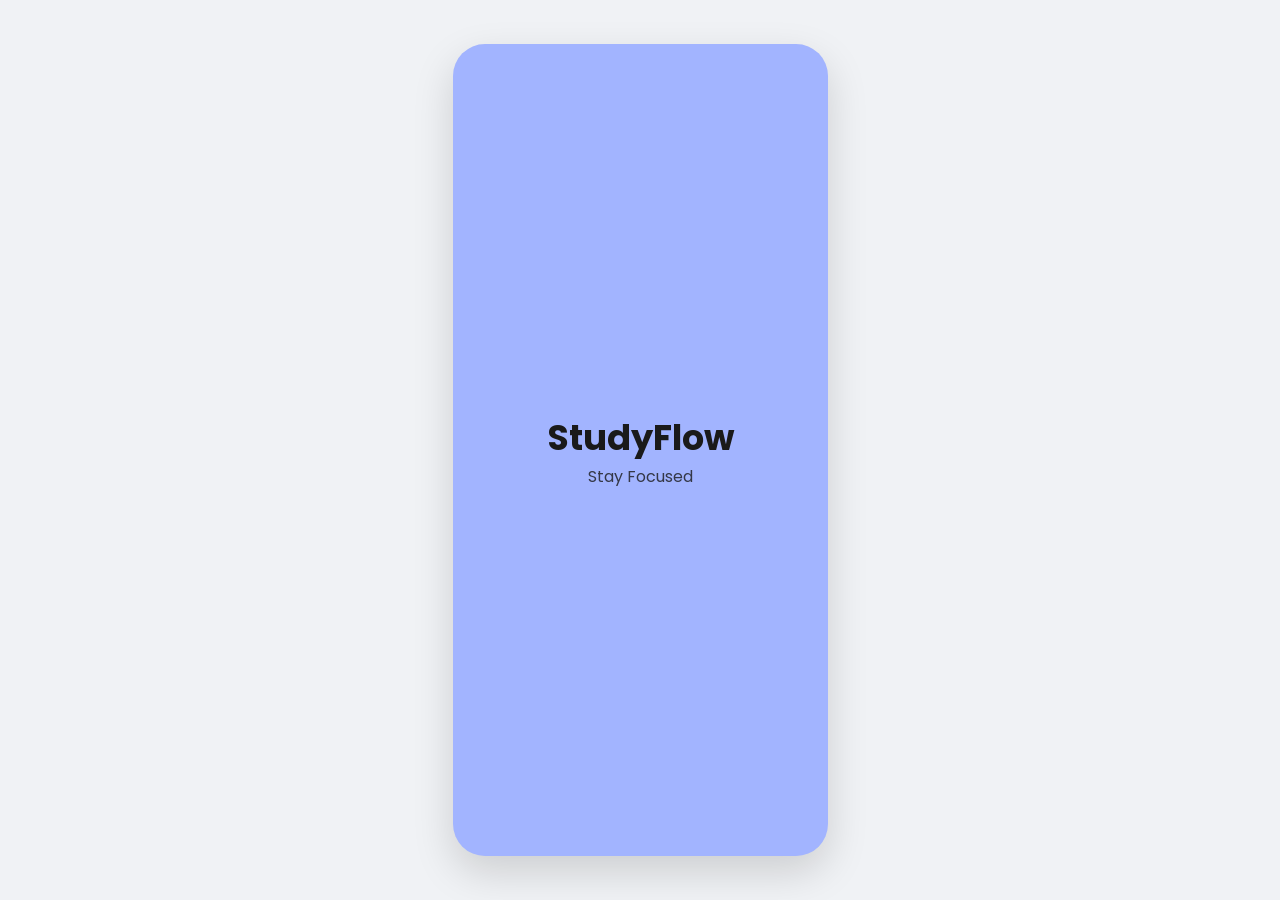
<file: HTML/index.html>
<!DOCTYPE html>
<html lang="en">
<head>
  <meta charset="UTF-8">
  <meta name="viewport" content="width=device-width, initial-scale=1.0">
  <title>StudyFlow - Splash</title>
  <link rel="preconnect" href="https://fonts.googleapis.com">
  <link rel="preconnect" href="https://fonts.gstatic.com" crossorigin>
  <link href="https://fonts.googleapis.com/css2?family=Poppins:wght@400;500;600;700&display=swap" rel="stylesheet">
  
  <link rel="stylesheet" href="../CSS/Style.css">
</head>
<body>

  <div class="app-container" style="justify-content: center;">
    <div>
      <h1 class="logo-text">StudyFlow</h1>
      <p class="tagline">Stay Focused</p>
    </div>
  </div>

  <script src="../JS/app.js"></script>
</body>
</html>
</file>
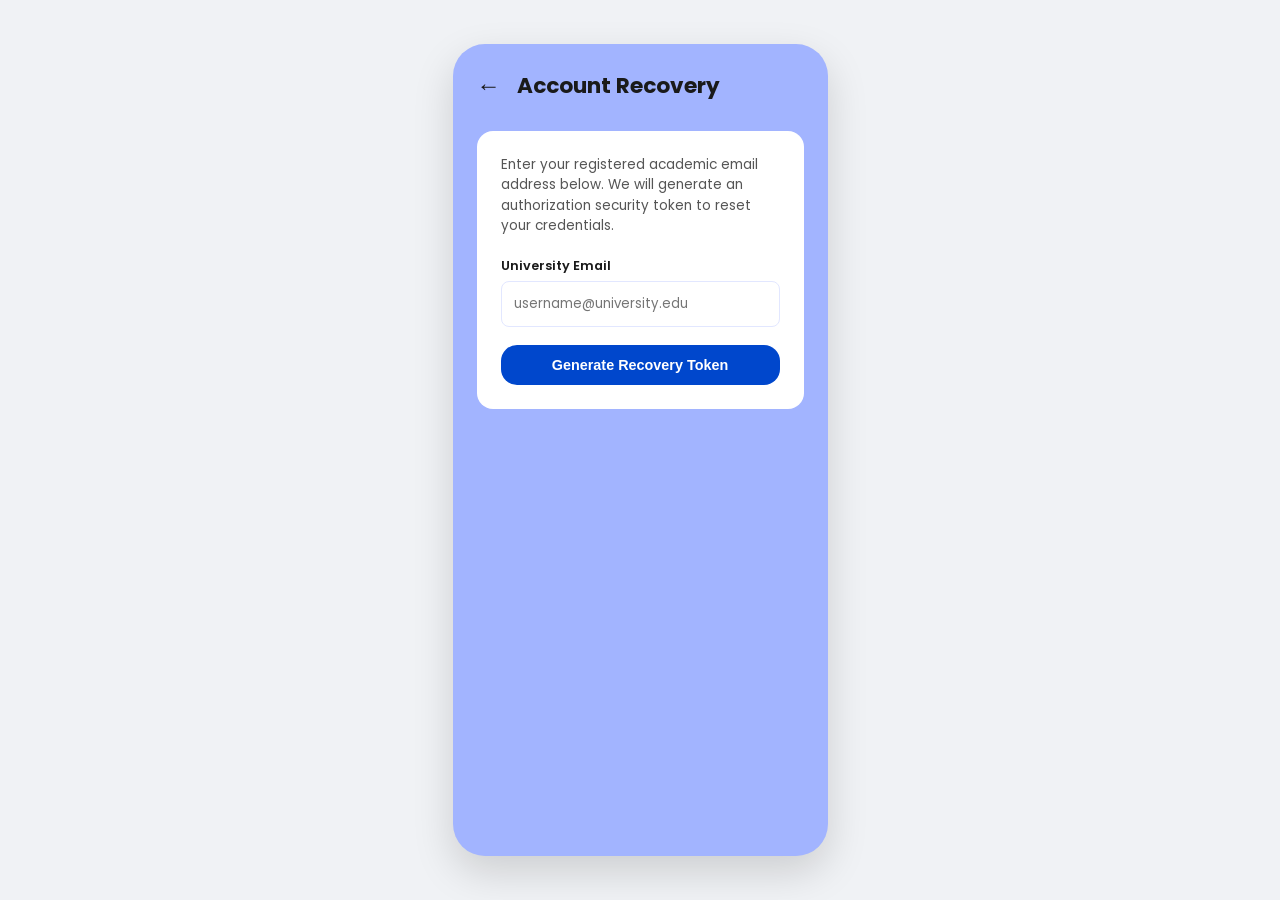
<file: HTML/forgot-password.html>
<!DOCTYPE html>
<html lang="en">
<head>
  <meta charset="UTF-8">
  <meta name="viewport" content="width=device-width, initial-scale=1.0">
  <title>StudyFlow - Recover Account</title>
  <link href="https://fonts.googleapis.com/css2?family=Poppins:wght@400;500;600;700&display=swap" rel="stylesheet">
  <link rel="stylesheet" href="../CSS/Style.css">
</head>
<body>

  <div class="app-container">
    <div class="tasks-header-row" style="display: flex; align-items: center; gap: 16px; margin-bottom: 28px;">
      <a href="login.html" style="text-decoration: none; font-size: 1.5rem; color: var(--text-dark);">←</a>
      <h2>Account Recovery</h2>
    </div>

    <div id="recoveryRequestStep" class="auth-card-wrapper" style="background: var(--card-bg); border-radius: var(--border-radius); padding: 24px; box-sizing: border-box;">
      <p style="margin: 0 0 20px 0; font-size: 0.85rem; color: var(--text-muted); line-height: 1.5;">
        Enter your registered academic email address below. We will generate an authorization security token to reset your credentials.
      </p>
      
      <form id="forgotPasswordRequestForm">
        <div style="margin-bottom: 18px;">
          <label style="display: block; font-size: 0.8rem; font-weight: 600; color: var(--text-dark); margin-bottom: 6px;">University Email</label>
          <input type="email" id="recoveryEmailInput" placeholder="username@university.edu" required style="width: 100%; padding: 12px; border: 1px solid #E2E7FF; border-radius: 8px; font-family: 'Poppins', sans-serif; box-sizing: border-box;">
        </div>

        <button type="submit" class="btn-primary" style="width: 100%; padding: 12px; font-size: 0.9rem; font-weight: 600;">
          Generate Recovery Token
        </button>
      </form>
    </div>

    <div id="recoveryResetStep" class="auth-card-wrapper" style="background: var(--card-bg); border-radius: var(--border-radius); padding: 24px; box-sizing: border-box; display: none;">
      <p style="margin: 0 0 16px 0; font-size: 0.85rem; color: #0047CC; font-weight: 600; background: #EBF3FF; padding: 10px; border-radius: 6px;" id="tokenNotificationBanner">
        </p>

      <form id="forgotPasswordResetForm">
        <div style="margin-bottom: 14px;">
          <label style="display: block; font-size: 0.8rem; font-weight: 600; color: var(--text-dark); margin-bottom: 6px;">Enter Security Token</label>
          <input type="text" id="recoveryTokenInput" placeholder="Paste security token here" required style="width: 100%; padding: 12px; border: 1px solid #E2E7FF; border-radius: 8px; font-family: 'Poppins', sans-serif; box-sizing: border-box;">
        </div>

        <div style="margin-bottom: 14px;">
          <label style="display: block; font-size: 0.8rem; font-weight: 600; color: var(--text-dark); margin-bottom: 6px;">New Secure Password</label>
          <input type="password" id="recoveryNewPasswordInput" placeholder="••••••••" required style="width: 100%; padding: 12px; border: 1px solid #E2E7FF; border-radius: 8px; font-family: 'Poppins', sans-serif; box-sizing: border-box;">
        </div>

        <div style="margin-bottom: 20px;">
          <label style="display: block; font-size: 0.8rem; font-weight: 600; color: var(--text-dark); margin-bottom: 6px;">Confirm New Password</label>
          <input type="password" id="recoveryConfirmPasswordInput" placeholder="••••••••" required style="width: 100%; padding: 12px; border: 1px solid #E2E7FF; border-radius: 8px; font-family: 'Poppins', sans-serif; box-sizing: border-box;">
        </div>

        <button type="submit" class="btn-primary" style="width: 100%; padding: 12px; font-size: 0.9rem; font-weight: 600; background: #34C759;">
          Save New Password
        </button>
      </form>
    </div>

  </div>

  <script src="../JS/app.js"></script>
</body>
</html>
</file>
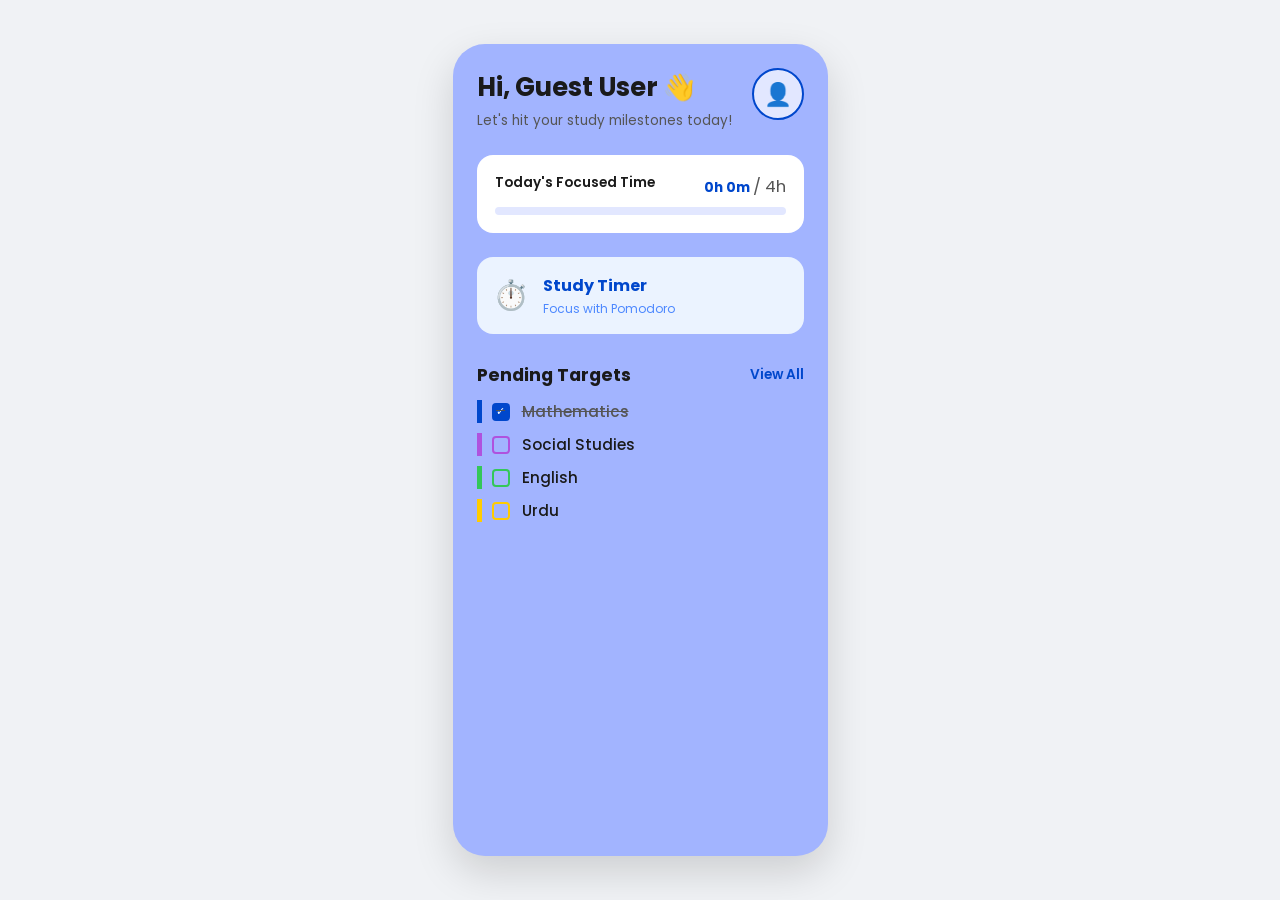
<file: HTML/home.html>
<!DOCTYPE html>
<html lang="en">
<head>
  <meta charset="UTF-8">
  <meta name="viewport" content="width=device-width, initial-scale=1.0">
  <title>StudyFlow - Home Dashboard</title>
  <link href="https://fonts.googleapis.com/css2?family=Poppins:wght@400;500;600;700&display=swap" rel="stylesheet">
  <link rel="stylesheet" href="../CSS/Style.css">
</head>
<body>

  <div class="app-container">
    
    <div class="home-user-header" style="display: flex; justify-content: space-between; align-items: flex-start; margin-bottom: 24px;">
      <div>
        <h1 id="userGreetingHeading" style="margin: 0 0 4px 0; font-size: 1.6rem; color: var(--text-dark);">Hi, Scholar 👋</h1>
        <p style="margin: 0; font-size: 0.85rem; color: var(--text-muted);">Let's hit your study milestones today!</p>
        <button type="button" id="deleteAvatarBtnHome" style="background: transparent; border: none; color: #FF3B30; font-family: 'Poppins', sans-serif; font-size: 0.75rem; font-weight: 600; margin-top: 6px; padding: 0; cursor: pointer; display: none;">
          🗑️ Remove Photo
        </button>
      </div>
      
      <a href="profile.html" style="text-decoration: none;">
        <div class="profile-avatar-circle" id="homeAvatarDisplay" style="width: 52px; height: 52px; border-radius: 50%; background-color: #E2E7FF; background-size: cover; background-position: center; display: flex; align-items: center; justify-content: center; overflow: hidden; border: 2px solid var(--primary-blue);">
          <span id="homeAvatarDefaultEmoji" style="font-size: 1.4rem;">👤</span>
        </div>
      </a>
    </div>

    <div class="progress-card-metric" style="background: var(--card-bg); border-radius: var(--border-radius); padding: 18px; margin-bottom: 24px; box-sizing: border-box;">
      <div style="display: flex; justify-content: space-between; margin-bottom: 8px;">
        <span style="font-size: 0.85rem; font-weight: 600; color: var(--text-dark);">Today's Focused Time</span>
        <span id="homeStudyTimeLabel" style="font-size: 0.85rem; font-weight: 700; color: var(--primary-blue);">0h 0m <span class="target-stat" style="color: var(--text-muted); font-weight:400;">/ 4h</span></span>
      </div>
      <div class="progress-track-bar" style="background: #E2E7FF; height: 8px; border-radius: 4px; overflow: hidden;">
        <div id="homeProgressFillBar" class="progress-fill-node" style="background: var(--primary-blue); height: 100%; width: 0%; transition: width 0.4s ease;"></div>
      </div>
    </div>

    <div class="features-action-grid" style="display: grid; grid-template-columns: 1xl 1fr; gap: 16px; margin-bottom: 28px;">
      <a href="timer.html" class="feature-card-node" style="background: #EBF3FF; text-decoration: none; padding: 16px; border-radius: var(--border-radius); display: flex; align-items: center; gap: 14px;">
        <div style="font-size: 1.8rem;">⏱️</div>
        <div>
          <h4 style="margin: 0 0 2px 0; color: #0047CC;">Study Timer</h4>
          <p style="margin: 0; font-size: 0.75rem; color: #4D88FF;">Focus with Pomodoro</p>
        </div>
      </a>
    </div>

    <div class="tasks-preview-section">
      <div style="display: flex; justify-content: space-between; align-items: center; margin-bottom: 12px;">
        <h3 style="margin: 0; font-size: 1.1rem; color: var(--text-dark);">Pending Targets</h3>
        <a href="tasks.html" style="font-size: 0.85rem; font-weight: 600; color: var(--primary-blue); text-decoration: none;">View All</a>
      </div>
      
      <div id="dynamicHomeTaskList" class="vertical-task-stack" style="display: flex; flex-direction: column; gap: 10px;">
        </div>
    </div>

  </div>

  <script src="../JS/app.js"></script>
</body>
</html>
</file>
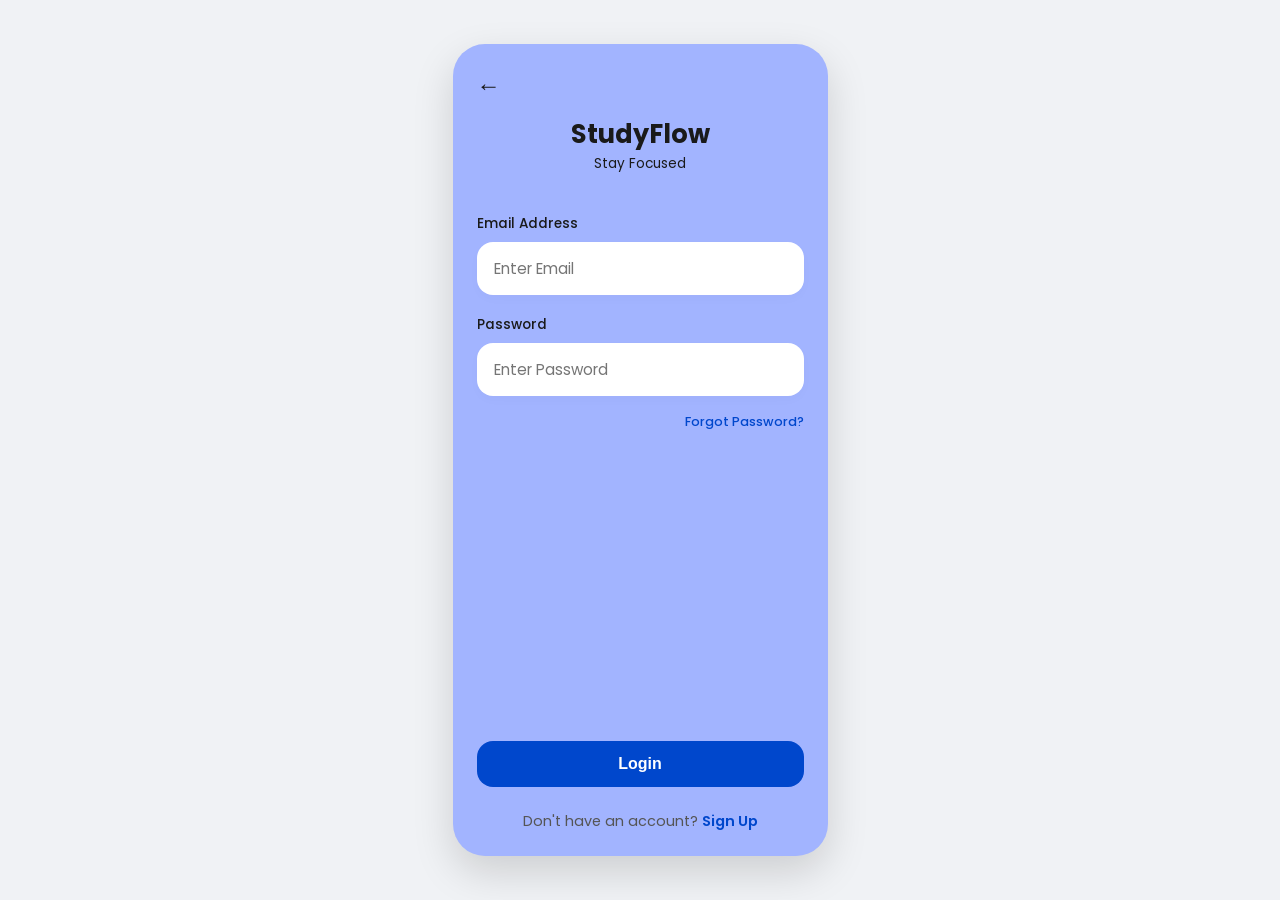
<file: HTML/login.html>
<!DOCTYPE html>
<html lang="en">
<head>
  <meta charset="UTF-8">
  <meta name="viewport" content="width=device-width, initial-scale=1.0">
  <title>StudyFlow - Login</title>
  <link href="https://fonts.googleapis.com/css2?family=Poppins:wght@400;500;600;700&display=swap" rel="stylesheet">
  <link rel="stylesheet" href="../CSS/Style.css">
</head>
<body>

  <div class="app-container">
    <a href="onboarding3.html" class="back-arrow">←</a>
    
    <div class="auth-container">
      <h2 class="logo-text-sm" style="text-align: center;">StudyFlow</h2>
      <p class="tagline-sm" style="text-align: center;">Stay Focused</p>
      
      <form class="auth-form" id="loginForm">
        <div class="input-group">
          <label>Email Address</label>
          <input type="email" id="loginEmail" placeholder="Enter Email" required>
        </div>
        
        <div class="input-group">
          <label>Password</label>
          <input type="password" id="loginPassword" placeholder="Enter Password" required>
        </div>
        
        <div style="text-align: right; margin-top: -8px; margin-bottom: 16px;">
  <a href="forgot-password.html" style="font-size: 0.8rem; color: var(--primary-blue); text-decoration: none; font-weight: 500;">
    Forgot Password?
  </a>
</div>
        

        <button type="submit" class="btn-primary">Login</button>
      </form>
      
      <p class="auth-switch">Don't have an account? <a href="signup.html">Sign Up</a></p>
    </div>
  </div>

  <script src="../JS/app.js"></script>
</body>
</html>
</file>
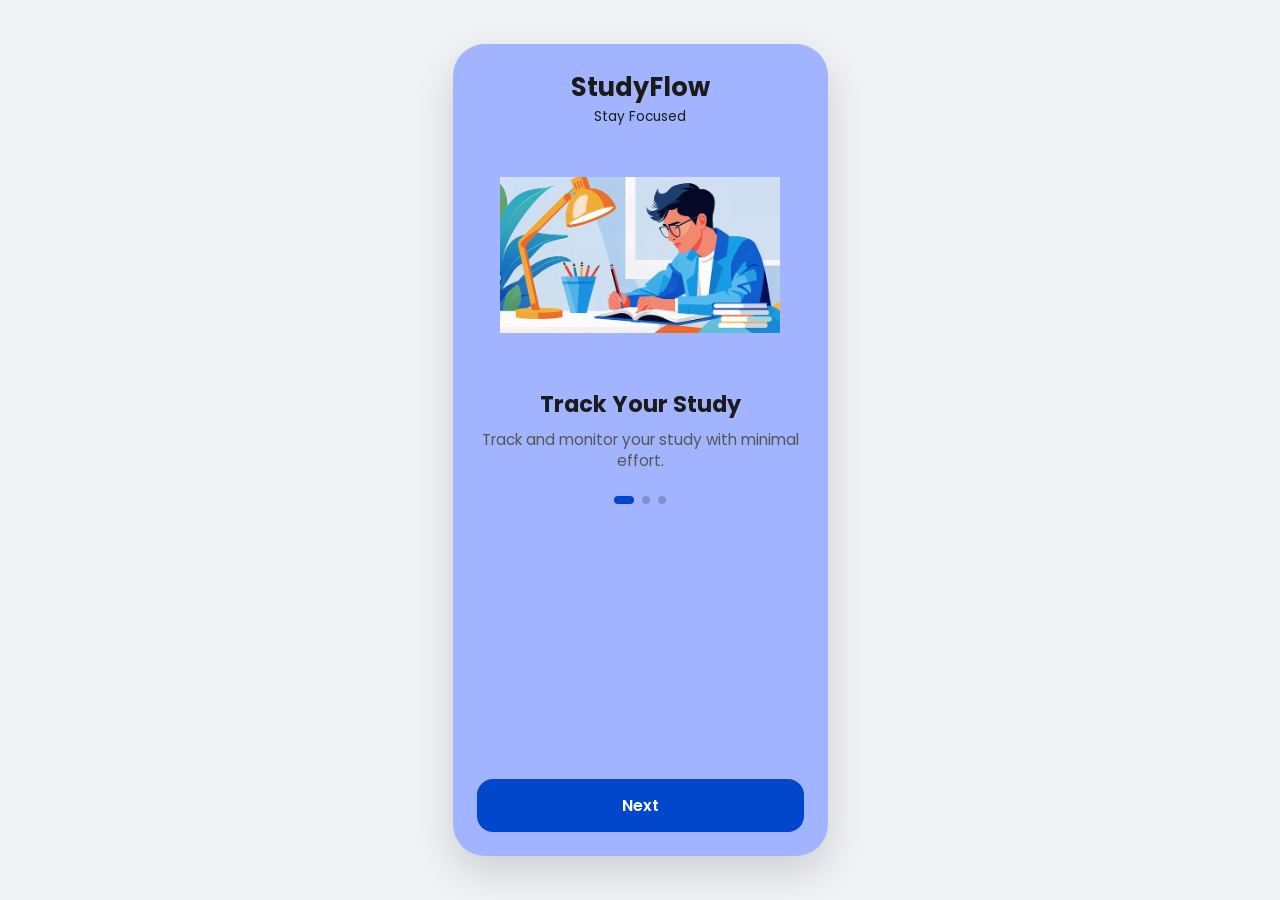
<file: HTML/onboarding1.html>
<!DOCTYPE html>
<html lang="en">
<head>
  <meta charset="UTF-8">
  <meta name="viewport" content="width=device-width, initial-scale=1.0">
  <title>StudyFlow - Onboarding 1</title>
  <link href="https://fonts.googleapis.com/css2?family=Poppins:wght@400;500;600;700&display=swap" rel="stylesheet">
  <link rel="stylesheet" href="../CSS/Style.css">
</head>
<body>

  <div class="app-container">
    <div class="onboarding-layout">
      <h2 class="logo-text-sm">StudyFlow</h2>
      <p class="tagline-sm">Stay Focused</p>
      
      <div class="illustration-box">
        <img src="../Images/onboarding-isolated1.jpg"  class="onboarding-image" style="width: fit-content; height: fit-content;">
      </div>
      
      <h3 class="onboarding-title">Track Your Study</h3>
      <p class="onboarding-desc">Track and monitor your study with minimal effort.</p>
      
      <div class="dots-indicator">
        <span class="dot active"></span>
        <span class="dot"></span>
        <span class="dot"></span>
      </div>
      
      <a href="onboarding2.html" class="btn-primary">Next</a>
    </div>
  </div>

  <script src="../JS/app.js"></script>
</body>
</html>
</file>
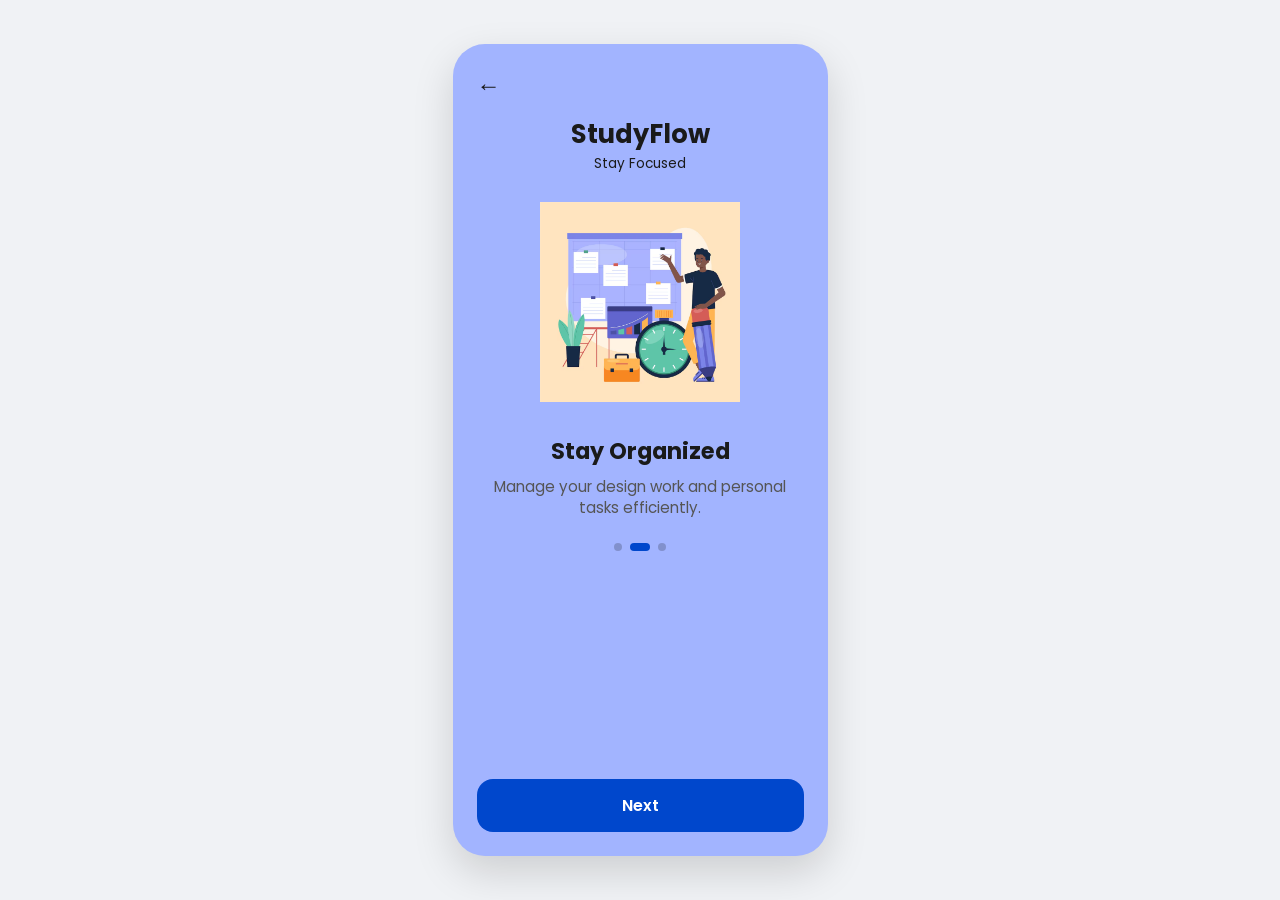
<file: HTML/onboarding2.html>
<!DOCTYPE html>
<html lang="en">
<head>
  <meta charset="UTF-8">
  <meta name="viewport" content="width=device-width, initial-scale=1.0">
  <title>StudyFlow - Onboarding 2</title>
  <link href="https://fonts.googleapis.com/css2?family=Poppins:wght@400;500;600;700&display=swap" rel="stylesheet">
  <link rel="stylesheet" href="../CSS/Style.css">
</head>
<body>

  <div class="app-container">
    <a href="onboarding1.html" class="back-arrow">←</a>
    
    <div class="onboarding-layout">
      <h2 class="logo-text-sm">StudyFlow</h2>
      <p class="tagline-sm">Stay Focused</p>
      
      <div class="illustration-box">
       <img src="../Images/onboarding-isolated2.avif" class="onboarding-image" style="width: fit-content; height: fit-content;">
      </div>
      
      <h3 class="onboarding-title">Stay Organized</h3>
      <p class="onboarding-desc">Manage your design work and personal tasks efficiently.</p>
      
      <div class="dots-indicator">
        <span class="dot"></span>
        <span class="dot active"></span>
        <span class="dot"></span>
      </div>
      
      <a href="onboarding3.html" class="btn-primary">Next</a>
    </div>
  </div>

  <script src="../JS/app.js"></script>
</body>
</html>
</file>
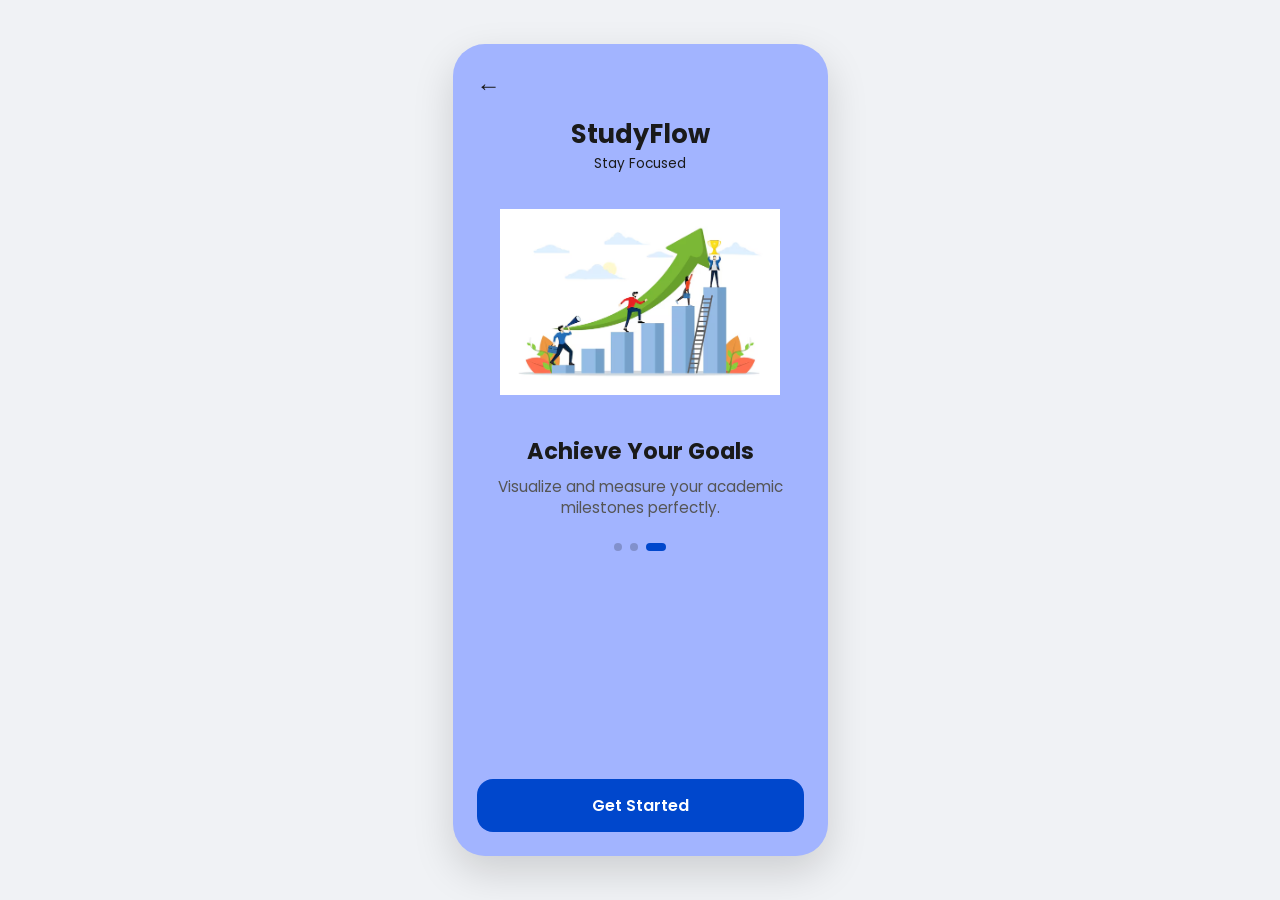
<file: HTML/onboarding3.html>
<!DOCTYPE html>
<html lang="en">
<head>
  <meta charset="UTF-8">
  <meta name="viewport" content="width=device-width, initial-scale=1.0">
  <title>StudyFlow - Onboarding 3</title>
  <link href="https://fonts.googleapis.com/css2?family=Poppins:wght@400;500;600;700&display=swap" rel="stylesheet">
  <link rel="stylesheet" href="../CSS/Style.css">
</head>
<body>

  <div class="app-container">
    <a href="onboarding2.html" class="back-arrow">←</a>
    
    <div class="onboarding-layout">
      <h2 class="logo-text-sm">StudyFlow</h2>
      <p class="tagline-sm">Stay Focused</p>
      
      <div class="illustration-box">
        <img src="../Images/onboarding-isolated3.avif"  class="onboarding-image" style="width: fit-content; height: fit-content;">
      </div>
      
      <h3 class="onboarding-title">Achieve Your Goals</h3>
      <p class="onboarding-desc">Visualize and measure your academic milestones perfectly.</p>
      
      <div class="dots-indicator">
        <span class="dot"></span>
        <span class="dot"></span>
        <span class="dot active"></span>
      </div>
      
      <a href="login.html" class="btn-primary">Get Started</a>
    </div>
  </div>

  <script src="../JS/app.js"></script>
</body>
</html>
</file>
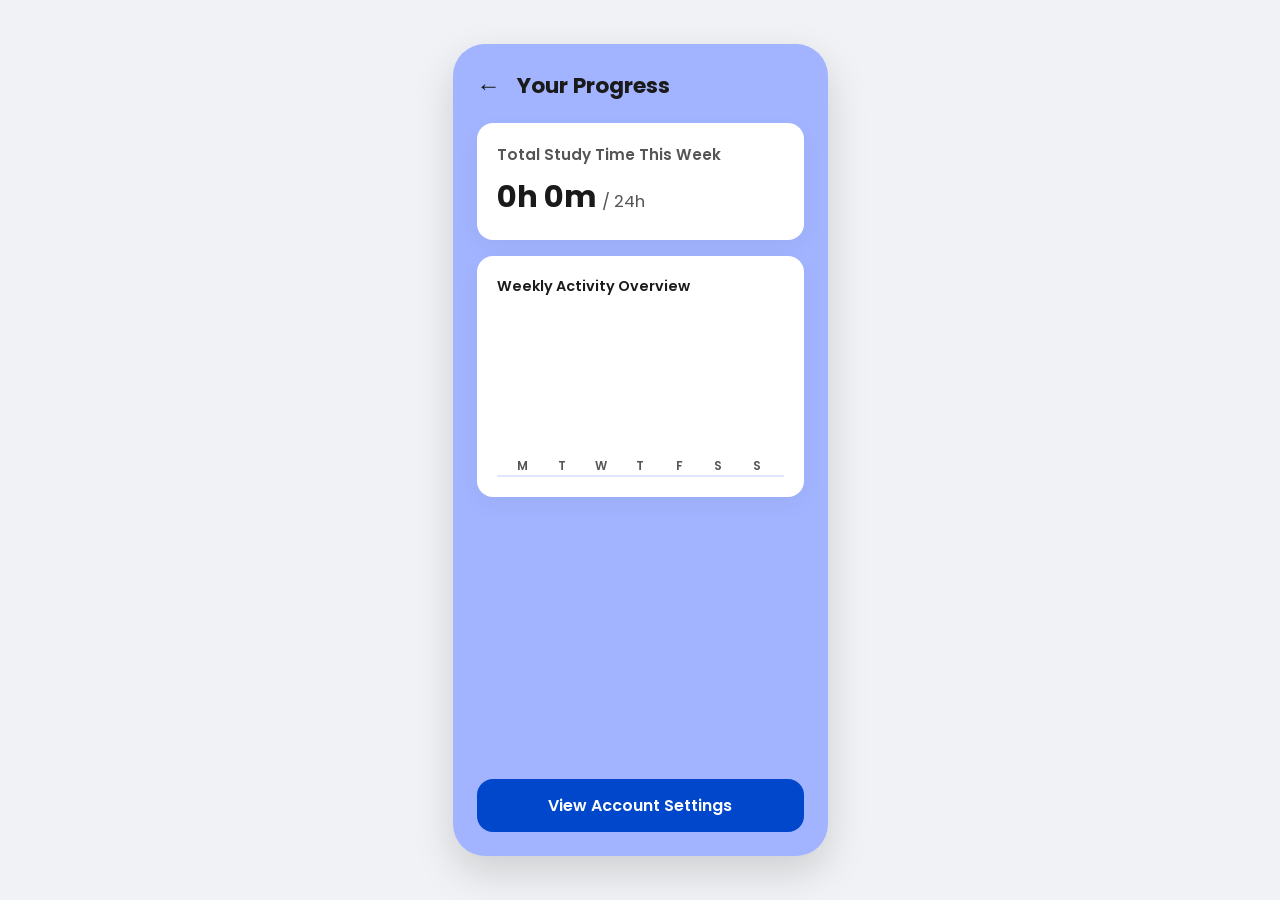
<file: HTML/progress.html>
<!DOCTYPE html>
<html lang="en">
<head>
  <meta charset="UTF-8">
  <meta name="viewport" content="width=device-width, initial-scale=1.0">
  <title>StudyFlow - Analytics</title>
  <link href="https://fonts.googleapis.com/css2?family=Poppins:wght@400;500;600;700&display=swap" rel="stylesheet">
  <link rel="stylesheet" href="../CSS/Style.css">
</head>
<body>

  <div class="app-container">
    <div class="tasks-header-row">
      <a href="home.html" style="text-decoration: none; font-size: 1.5rem; color: var(--text-dark);">←</a>
      <h2>Your Progress</h2>
    </div>

    <div class="stats-card" style="margin-bottom: 16px;">
      <h3>Total Study Time This Week</h3>
      <p class="time-stat" id="weeklyTotalHoursLabel">0h 0m <span class="target-stat">/ 24h</span></p>
    </div>

    <div class="chart-card">
      <h4 style="font-size: 0.9rem; font-weight:600; color:var(--text-dark);">Weekly Activity Overview</h4>
      
      <div class="graph-container">
        <div class="graph-column-wrapper">
          <div class="bar-fill-vertical highlighted-day" id="MondayBarFill" style="height: 0%;"></div>
          <span class="day-label-text">M</span>
        </div>
        <div class="graph-column-wrapper">
          <div class="bar-fill-vertical" style="height: 70%;"></div>
          <span class="day-label-text">T</span>
        </div>
        <div class="graph-column-wrapper">
          <div class="bar-fill-vertical" style="height: 50%;"></div>
          <span class="day-label-text">W</span>
        </div>
        <div class="graph-column-wrapper">
          <div class="bar-fill-vertical" style="height: 30%;"></div>
          <span class="day-label-text">T</span>
        </div>
        <div class="graph-column-wrapper">
          <div class="bar-fill-vertical" style="height: 80%;"></div>
          <span class="day-label-text">F</span>
        </div>
        <div class="graph-column-wrapper">
          <div class="bar-fill-vertical" style="height: 55%;"></div>
          <span class="day-label-text">S</span>
        </div>
        <div class="graph-column-wrapper">
          <div class="bar-fill-vertical" style="height: 15%;"></div>
          <span class="day-label-text">S</span>
        </div>
      </div>
    </div>

    <a href="profile.html" class="btn-primary" style="margin-top: auto;">View Account Settings</a>
  </div>

  <script src="../JS/app.js"></script>
</body>
</html>
</file>
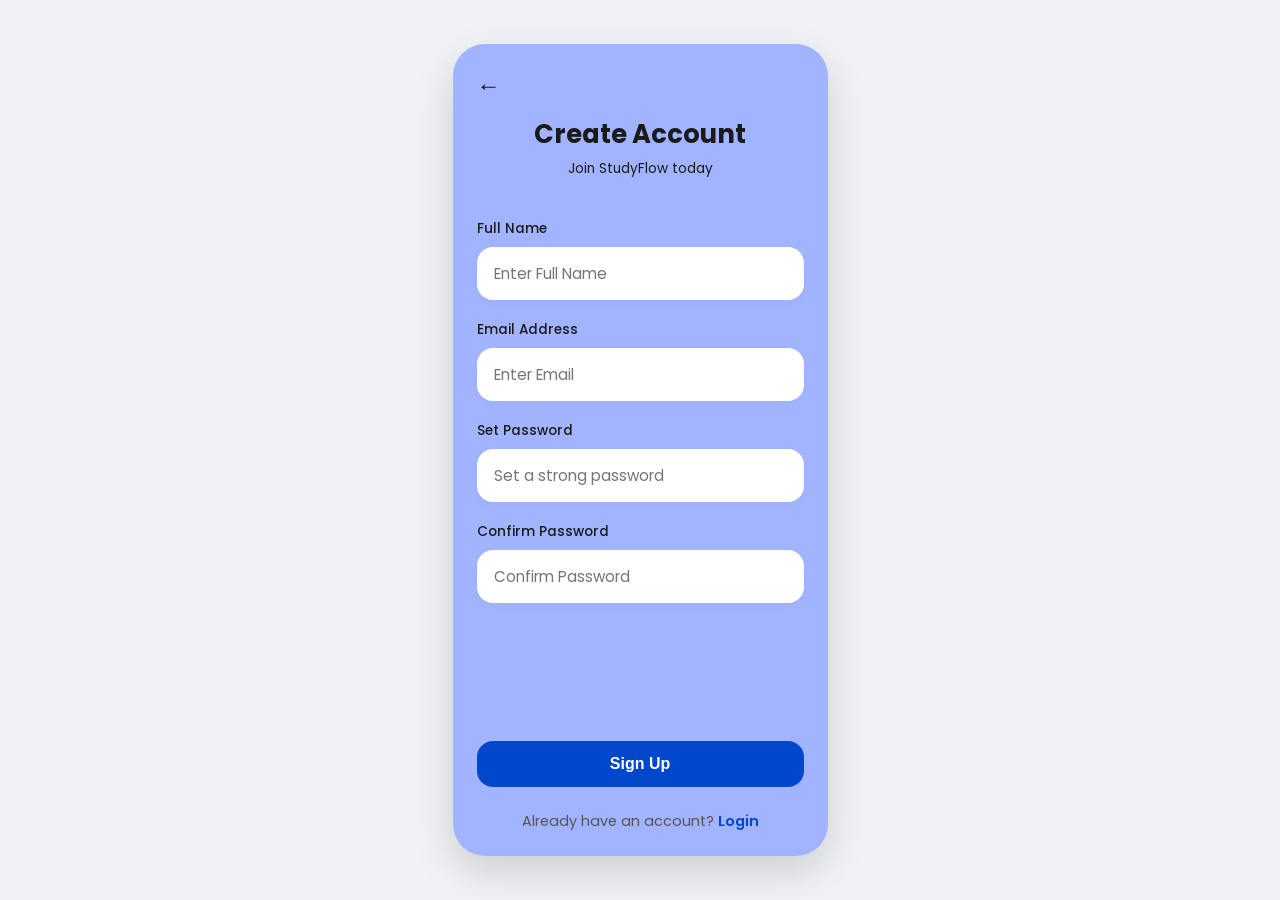
<file: HTML/signup.html>
<!DOCTYPE html>
<html lang="en">
<head>
  <meta charset="UTF-8">
  <meta name="viewport" content="width=device-width, initial-scale=1.0">
  <title>StudyFlow - Sign Up</title>
  <link href="https://fonts.googleapis.com/css2?family=Poppins:wght@400;500;600;700&display=swap" rel="stylesheet">
  <link rel="stylesheet" href="../CSS/Style.css">
</head>
<body>

  <div class="app-container">
    <a href="login.html" class="back-arrow">←</a>
    
    <div class="auth-container">
      <h2 class="logo-text-sm" style="text-align: center; margin-bottom: 5px;">Create Account</h2>
      <p class="tagline-sm" style="text-align: center;">Join StudyFlow today</p>
      
      <form class="auth-form" id="signupForm">
        <div class="input-group">
          <label>Full Name</label>
          <input type="text" id="signupName" placeholder="Enter Full Name" required>
        </div>
        
        <div class="input-group">
          <label>Email Address</label>
          <input type="email" id="signupEmail" placeholder="Enter Email" required>
        </div>
        
        <div class="input-group">
          <label>Set Password</label>
          <input type="password" id="signupPassword" placeholder="Set a strong password" required>
        </div>
        
        <div class="input-group">
          <label>Confirm Password</label>
          <input type="password" id="signupConfirmPassword" placeholder="Confirm Password" required>
        </div>
        
        <button type="submit" class="btn-primary">Sign Up</button>
      </form>
      
      <p class="auth-switch">Already have an account? <a href="login.html">Login</a></p>
    </div>
  </div>

  <script src="../JS/app.js"></script>
</body>
</html>
</file>
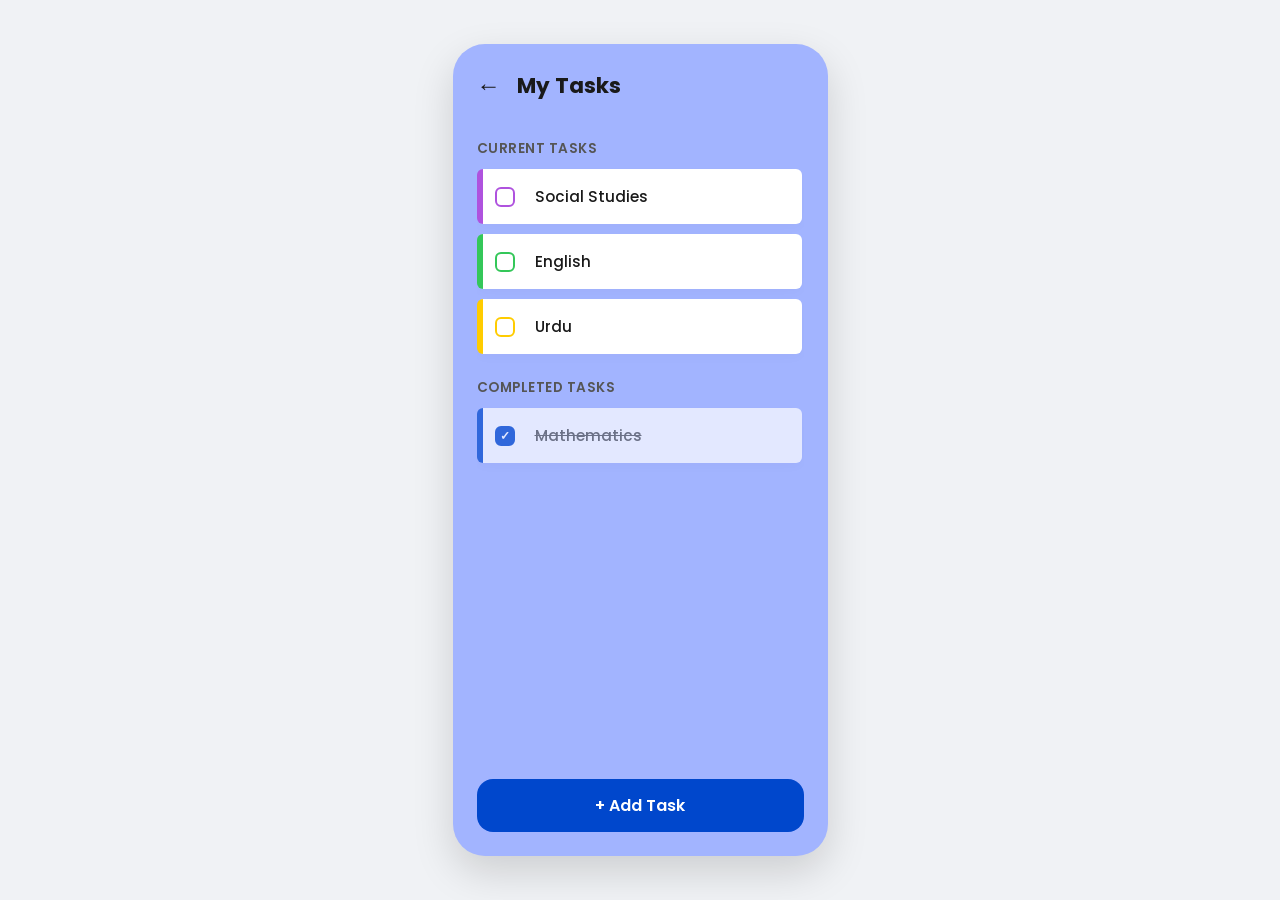
<file: HTML/tasks.html>
<!DOCTYPE html>
<html lang="en">
<head>
  <meta charset="UTF-8">
  <meta name="viewport" content="width=device-width, initial-scale=1.0">
  <title>StudyFlow - My Tasks</title>
  <link href="https://fonts.googleapis.com/css2?family=Poppins:wght@400;500;600;700&display=swap" rel="stylesheet">
  <link rel="stylesheet" href="../CSS/Style.css">
</head>
<body>

  <div class="app-container">
    
    <div class="tasks-header-row">
      <a href="home.html" style="text-decoration: none; font-size: 1.5rem; color: var(--text-dark);">←</a>
      <h2>My Tasks</h2>
    </div>

    <div class="task-scroll-area">
      <p class="task-group-title">Current Tasks</p>
      <div id="dynamicCurrentTasks"></div>

      <p class="task-group-title" style="margin-top: 24px;">Completed Tasks</p>
      <div id="dynamicCompletedTasks"></div>
    </div>

    <a href="add-task.html" class="btn-primary" style="margin-top: 16px;">+ Add Task</a>
    
  </div>

  <script src="../JS/app.js"></script>
</body>
</html>
</file>
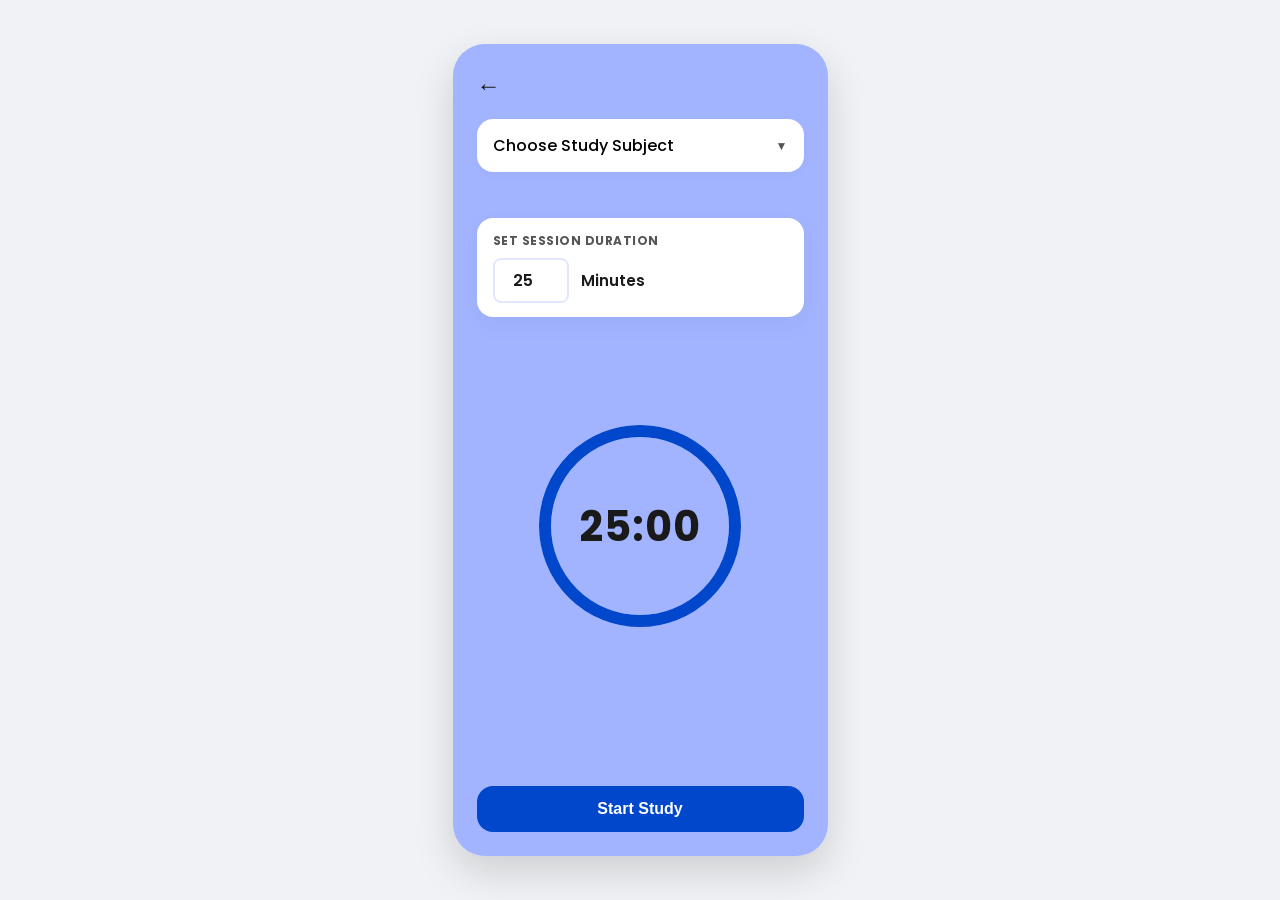
<file: HTML/timer.html>
<!DOCTYPE html>
<html lang="en">
<head>
  <meta charset="UTF-8">
  <meta name="viewport" content="width=device-width, initial-scale=1.0">
  <title>StudyFlow - Focus Timer</title>
  <link href="https://fonts.googleapis.com/css2?family=Poppins:wght@400;500;600;700&display=swap" rel="stylesheet">
  <link rel="stylesheet" href="../CSS/Style.css">
  <style>
    /* Styling to handle row alignment and delete button hover states */
    .subject-item-row {
      display: flex;
      justify-content: space-between;
      align-items: center;
      padding: 12px;
      cursor: pointer;
      color: var(--text-dark);
      border-bottom: 1px solid rgba(226,231,255,0.5);
      transition: background 0.2s;
    }
    .subject-item-row:hover {
      background: rgba(0, 71, 204, 0.04);
    }
    .delete-subject-btn {
      background: transparent;
      border: none;
      cursor: pointer;
      font-size: 0.85rem;
      padding: 4px 8px;
      border-radius: 4px;
      transition: background 0.2s;
    }
    .delete-subject-btn:hover {
      background: rgba(255, 59, 48, 0.1);
    }
  </style>
</head>
<body>

  <div class="app-container">
    <a href="home.html" class="back-arrow" style="text-decoration: none; font-size: 1.5rem; color: var(--text-dark); display: inline-block; margin-bottom: 16px;">←</a>
    
    <div class="timer-layout">
      
      <div class="dropdown-menu-box" style="position: relative;">
        <div class="dropdown-header-bar" id="dropdownTrigger">
          <span id="selectedSubjectLabel">Choose Study Subject</span>
          <span class="dropdown-arrow" id="dropdownArrow">▼</span>
        </div>
        
        <div class="dropdown-list-options" id="dropdownOptionsList" style="display: none; position: absolute; width: 100%; z-index: 100; max-height: 260px; overflow-y: auto; background: var(--card-bg); border: 1px solid #E2E7FF; border-radius: 8px; box-sizing: border-box;">
          
          <div style="display: flex; gap: 6px; padding: 10px; border-bottom: 2px dashed #E2E7FF; background: rgba(0,71,204,0.03);">
            <input type="text" id="newSubjectInputField" placeholder="Add custom subject..." 
                   style="flex: 1; padding: 6px 10px; border: 1px solid #E2E7FF; border-radius: 6px; font-family: var(--font-family); font-size: 0.85rem; background: var(--app-bg); color: var(--text-dark);">
            <button type="button" id="addNewSubjectBtn" 
                    style="background: var(--primary-blue); color: white; border: none; border-radius: 6px; padding: 6px 12px; font-size: 0.85rem; font-weight: 600; cursor: pointer;">
              ➕ Add
            </button>
          </div>

          <div id="subjectsDynamicContainer"></div>
          
        </div>
      </div>

      <div class="stats-card" style="width: 100%; margin: 16px 0 24px 0; padding: 14px 16px; background-color: var(--card-bg); border-radius: var(--border-radius); box-sizing: border-box; text-align: left;">
        <label style="font-size: 0.75rem; font-weight: 700; color: var(--text-muted); display: block; margin-bottom: 8px; text-transform: uppercase; letter-spacing: 0.5px;">
          Set Session Duration
        </label>
        <div style="display: flex; align-items: center; gap: 12px;">
          <input type="number" id="customMinutesInput" value="25" min="1" max="180" 
                 style="width: 76px; padding: 8px; border: 2px solid #E2E7FF; border-radius: 8px; font-family: var(--font-family); font-weight: 600; color: var(--text-dark); background-color: transparent; text-align: center; font-size: 1rem;">
          <span style="font-size: 0.95rem; font-weight: 600; color: var(--text-dark);">Minutes</span>
        </div>
      </div>

      <div class="circle-countdown-container">
        <svg class="svg-progress-ring" width="220" height="220">
          <circle class="progress-ring-bg-track" stroke-width="12" fill="transparent" r="95" cx="110" cy="110"/>
          <circle class="progress-ring-fill-line" id="movingRingFill" stroke-width="12" fill="transparent" r="95" cx="110" cy="110"/>
        </svg>
        <div class="countdown-digits" id="timeTimerString">25:00</div>
      </div>

      <button class="btn-primary" id="timerControlActionBtn">Start Study</button>
      
    </div>
  </div>

  <script src="../JS/app.js"></script>
</body>
</html>
</file>
<file: CSS/Style.css>
/* ==========================================
   STUDYFLOW DESIGN SYSTEM & TOKENS
   ========================================== */
:root {
  --bg-app: #A2B4FF;         /* Soft light-purple theme background */
  --primary-blue: #0047CC;   /* Deep action blue for buttons */
  --text-dark: #1A1A1A;      /* Bold headers and text */
  --text-muted: #555555;     /* Smaller subtitles and labels */
  --card-bg: #FFFFFF;        /* Crisp white for content blocks */
  --border-radius: 16px;
  --font-family: 'Poppins', sans-serif;
}

/* ==========================================
   NEW: DARK THEME COLOR OVERRIDES 
   ========================================== */
.app-container.dark-theme {
  --bg-app: #0D1B2A;         /* Dark midnight/blackish blue background */
  --primary-blue: #3A86FF;   /* Vibrant electric blue for buttons in dark mode */
  --text-dark: #F8F9FA;      /* Crisp off-white text */
  --text-muted: #A0AAB2;     /* Soft grey-blue for secondary labels */
  --card-bg: #1B263B;        /* Deep slate blue for cards and containers */
}

* {
  box-sizing: border-box;
  margin: 0;
  padding: 0;
}

body {
  font-family: var(--font-family);
  background-color: #f0f2f5; /* Desktop browser background environment */
  display: flex;
  justify-content: center;
  align-items: center;
  min-height: 100vh;
}

/* Simulated Mobile Viewport - matches your Figma screen layouts */
.app-container {
  width: 375px;
  height: 812px;
  background-color: var(--bg-app);
  border-radius: 32px;
  box-shadow: 0 16px 40px rgba(0, 0, 0, 0.15);
  overflow: hidden;
  position: relative;
  display: flex;
  flex-direction: column;
  padding: 24px;
}

/* ==========================================
   REUSABLE BRANDING & UI COMPONENTS
   ========================================== */
.back-arrow {
  background: none;
  border: none;
  font-size: 1.5rem;
  color: var(--text-dark);
  cursor: pointer;
  align-self: flex-start;
  margin-bottom: 12px;
  text-decoration: none;
}


.logo-text {
  font-size: 2.2rem;
  font-weight: 700;
  color: var(--text-dark);
  text-align: center;
}

.tagline {
  font-size: 1rem;
  color: var(--text-dark);
  opacity: 0.8;
  text-align: center;
}

/* Buttons matching your primary blue design */
.btn-primary {
  display: block;
  background-color: var(--primary-blue);
  color: #ffffff;
  border: none;
  padding: 14px 28px;
  font-size: 1rem;
  font-weight: 600;
  border-radius: var(--border-radius);
  cursor: pointer;
  width: 100%;
  text-align: center;
  text-decoration: none;
  margin-top: auto; /* Pushes button beautifully to the bottom */
  transition: background-color 0.2s ease;
}

.btn-primary:hover {
  background-color: #0036A3;
}

/* Onboarding Layouts */
.onboarding-layout {
  display: flex;
  flex-direction: column;
  align-items: center;
  height: 100%;
  text-align: center;
}

.onboarding-image {
  width: 100%;
  max-width: 280px; /* Limits the size neatly on mobile screen frames */
  height: auto;
  max-height: 200px;
  object-fit: contain; /* Keeps the graphics aspect ratio crisp without stretching */
  margin: 0 auto 24px auto;
  display: block;
}


.logo-text-sm { font-size: 1.6rem; color: var(--text-dark); font-weight: 700; }
.tagline-sm { font-size: 0.85rem; color: var(--text-dark); margin-bottom: 20px; }

.illustration-box {
  background: transparent !important; /* Forces the white box to vanish */
  box-shadow: none !important;        /* Removes any shadow around the box */
  border: none !important;
  padding: 0;
  width: 180px;
  height: 180px;
  margin: 30px 0;
  display: flex;
  align-items: center;
  justify-content: center;
  
}

.onboarding-title {
  font-size: 1.4rem;
  font-weight: 700;
  color: var(--text-dark);
  margin-bottom: 8px;
}

.onboarding-desc {
  font-size: 0.95rem;
  color: var(--text-muted);
  line-height: 1.4;
}

.dots-indicator {
  display: flex;
  gap: 8px;
  margin: 24px 0;
}

.dot {
  width: 8px;
  height: 8px;
  border-radius: 50%;
  background-color: rgba(0,0,0,0.2);
}

.dot.active {
  background-color: var(--primary-blue);
  width: 20px;
  border-radius: 4px;
}

/* ==========================================
   AUTH FORMS & INPUT FIELDS STYLING
   ========================================== */
.auth-container {
  display: flex;
  flex-direction: column;
  height: 100%;
}

.auth-form {
  margin-top: 20px;
  display: flex;
  flex-direction: column;
  flex: 1;
}

.input-group {
  display: flex;
  flex-direction: column;
  margin-bottom: 20px;
}

.input-group label {
  font-size: 0.85rem;
  font-weight: 500;
  margin-bottom: 8px;
  color: var(--text-dark);
}

.input-group input {
  padding: 14px 16px;
  border: 1px solid transparent;
  border-radius: var(--border-radius);
  background-color: var(--card-bg);
  font-size: 0.95rem;
  font-family: var(--font-family);
  outline: none;
  box-shadow: 0 4px 12px rgba(0, 0, 0, 0.02);
  transition: border-color 0.2s;
}

.input-group input:focus {
  border-color: var(--primary-blue);
}

.forgot-link {
  font-size: 0.85rem;
  color: var(--primary-blue);
  text-decoration: none;
  align-self: flex-start;
  margin-bottom: 24px;
  font-weight: 500;
}

.forgot-link:hover {
  text-decoration: underline;
}

.auth-switch {
  text-align: center;
  font-size: 0.9rem;
  color: var(--text-muted);
  margin-top: 24px;
}

.auth-switch a {
  color: var(--primary-blue);
  text-decoration: none;
  font-weight: 600;
}

.auth-switch a:hover {
  text-decoration: underline;
}

/* ==========================================
   CORE INNER APP & DASHBOARD STYLING
   ========================================== */

/* Dashboard Header Row */
.dashboard-header {
  display: flex;
  justify-content: space-between;
  align-items: center;
  margin-bottom: 24px;
}

.user-info h2 {
  font-size: 1.4rem;
  font-weight: 700;
  color: var(--text-dark);
}

.user-info p {
  font-size: 0.85rem;
  color: var(--text-muted);
}

.profile-avatar-mini {
  width: 44px;
  height: 44px;
  border-radius: 50%;
  background-color: #FF7A00; /* Warm coral background color matching user avatar placeholders */
  overflow: hidden;
  border: 2px solid var(--card-bg);
  cursor: pointer;
  display: flex;
  align-items: center;
  justify-content: center;
}

.profile-avatar-mini img {
  width: 100%;
  height: 100%;
  object-fit: cover;
}

/* White Modular Progress Cards */
.stats-card {
  background-color: var(--card-bg);
  padding: 20px;
  border-radius: var(--border-radius);
  margin-bottom: 24px;
  box-shadow: 0 8px 24px rgba(0, 0, 0, 0.04);
}

.stats-card h3 {
  font-size: 0.95rem;
  font-weight: 600;
  color: var(--text-muted);
  margin-bottom: 8px;
}

.time-stat {
  font-size: 1.9rem;
  font-weight: 700;
  color: var(--text-dark);
}

.target-stat {
  font-size: 1.05rem;
  color: var(--text-muted);
  font-weight: 400;
}

.progress-bar-container {
  width: 100%;
  height: 8px;
  background-color: #E2E7FF;
  border-radius: 4px;
  margin-top: 12px;
  overflow: hidden;
}

.progress-bar-fill {
  height: 100%;
  background-color: var(--primary-blue);
  border-radius: 4px;
}

/* Section Controls */
.section-title-row {
  display: flex;
  justify-content: space-between;
  align-items: center;
  margin-bottom: 12px;
}

.section-title-row h3 {
  font-size: 1.05rem;
  font-weight: 700;
  color: var(--text-dark);
}

.see-all {
  font-size: 0.85rem;
  color: var(--primary-blue);
  font-weight: 600;
  cursor: pointer;
  text-decoration: none;
}

.see-all:hover {
  text-decoration: underline;
}

/* Custom Mini Checklist Blocks */
.home-task-list {
  background-color: var(--card-bg);
  border-radius: var(--border-radius);
  padding: 16px;
  display: flex;
  flex-direction: column;
  gap: 14px;
  margin-bottom: 24px;
  box-shadow: 0 8px 24px rgba(0, 0, 0, 0.04);
}

.task-item-static {
  display: flex;
  align-items: center;
  gap: 12px;
  font-size: 0.95rem;
  color: var(--text-dark);
  font-weight: 500;
}

/* Simple visual check representation to match design state */
.check-icon {
  width: 18px;
  height: 18px;
  border-radius: 4px;
  border: 2px solid var(--primary-blue);
  display: inline-flex;
  align-items: center;
  justify-content: center;
  font-size: 0.7rem;
  color: white;
  background-color: var(--primary-blue);
}

.check-icon.empty {
  background-color: transparent;
  border-color: #CCCCCC;
}

.task-item-static.completed {
  color: var(--text-muted);
  text-decoration: line-through;
}

/* ==========================================
   07 - TIMER SCREEN SPECIFIC STYLING
   ========================================== */
.timer-layout {
  display: flex;
  flex-direction: column;
  align-items: center;
  height: 100%;
}

/* Custom Subjects Dropdown Container */
.dropdown-menu-box {
  width: 100%;
  position: relative;
  margin-bottom: 30px;
}

.dropdown-header-bar {
  background-color: var(--card-bg);
  padding: 14px 16px;
  border-radius: var(--border-radius);
  display: flex;
  justify-content: space-between;
  align-items: center;
  cursor: pointer;
  font-weight: 500;
  box-shadow: 0 4px 12px rgba(0, 0, 0, 0.02);
}

.dropdown-arrow {
  font-size: 0.75rem;
  color: var(--text-muted);
  transition: transform 0.2s;
}

.dropdown-arrow.open {
  transform: rotate(180deg);
}

.dropdown-list-options {
  position: absolute;
  top: 56px;
  left: 0;
  width: 100%;
  background: var(--card-bg);
  border-radius: var(--border-radius);
  box-shadow: 0 8px 24px rgba(0, 0, 0, 0.1);
  z-index: 100;
  overflow: hidden;
  display: none; /* Controlled via app.js */
}

.dropdown-option-item {
  padding: 14px 16px;
  cursor: pointer;
  font-size: 0.95rem;
  color: var(--text-dark);
  border-bottom: 1px solid #F0F2F5;
  transition: background-color 0.15s;
}

.dropdown-option-item:last-child {
  border-bottom: none;
}

.dropdown-option-item:hover {
  background-color: #E2E7FF;
}

/* Circular Pomodoro Clock Layout */
.circle-countdown-container {
  position: relative;
  width: 220px;
  height: 220px;
  margin: auto 0;
  display: flex;
  justify-content: center;
  align-items: center;
}

.svg-progress-ring {
  transform: rotate(-90deg); /* Starts progress from the absolute top center */
  position: absolute;
}

.progress-ring-bg-track {
  stroke: #E2E7FF;
}

.progress-ring-fill-line {
  stroke: var(--primary-blue);
  stroke-dasharray: 596.9; /* Total Circumference logic: 2 * Math.PI * 95 */
  stroke-dashoffset: 0;
  transition: stroke-dashoffset 1s linear;
}

.countdown-digits {
  font-size: 2.6rem;
  font-weight: 700;
  color: var(--text-dark);
  letter-spacing: 1px;
}

/* ==========================================
   08 & 09 - WORKFLOW & TASK STYLING
   ========================================== */

/* Internal Nav Alignment */
.tasks-header-row {
  display: flex;
  align-items: center;
  gap: 16px;
  margin-bottom: 20px;
}

.tasks-header-row h2 {
  font-size: 1.35rem;
  font-weight: 700;
  color: var(--text-dark);
}

.task-scroll-area {
  flex: 1;
  overflow-y: auto;
  padding-right: 2px;
}

.task-group-title {
  font-size: 0.85rem;
  font-weight: 600;
  color: var(--text-muted);
  margin: 16px 0 10px 0;
  text-transform: uppercase;
  letter-spacing: 0.5px;
}

/* Wide Task Container Row Elements */
.full-task-card {
  background-color: var(--card-bg);
  padding: 16px;
  border-radius: var(--border-radius);
  margin-bottom: 12px;
  display: flex;
  align-items: center;
  gap: 14px;
  box-shadow: 0 4px 12px rgba(0, 0, 0, 0.02);
  transition: opacity 0.2s;
}

/* Custom Checkbox Design Override for a crisp Mobile App Feel */
.task-checkbox-wrapper {
  position: relative;
  display: flex;
  align-items: center;
  cursor: pointer;
  width: 100%;
  font-size: 0.95rem;
  font-weight: 500;
  color: var(--text-dark);
}

.task-checkbox-wrapper input {
  position: absolute;
  opacity: 0;
  cursor: pointer;
  height: 0;
  width: 0;
}

.checkmark-box {
  width: 20px;
  height: 20px;
  background-color: #ffffff;
  border: 2px solid var(--primary-blue);
  border-radius: 6px;
  display: inline-block;
  margin-right: 12px;
  position: relative;
  flex-shrink: 0;
}

.task-checkbox-wrapper input:checked ~ .checkmark-box {
  background-color: var(--primary-blue);
}

.task-checkbox-wrapper input:checked ~ .checkmark-box::after {
  content: "✓";
  position: absolute;
  color: white;
  font-size: 0.75rem;
  font-weight: bold;
  top: 50%;
  left: 50%;
  transform: translate(-50%, -50%);
}

.task-checkbox-wrapper input:checked ~ .task-label-text {
  text-decoration: line-through;
  color: var(--text-muted);
}

.completed-group {
  opacity: 0.7;
}

/* Screen 09: Add Task Components */
.category-chips-row {
  display: flex;
  gap: 10px;
  margin-bottom: 20px;
}

.chip-item {
  background-color: var(--card-bg);
  padding: 10px 18px;
  border-radius: 20px;
  font-size: 0.85rem;
  font-weight: 500;
  color: var(--text-dark);
  cursor: pointer;
  border: 1px solid transparent;
  transition: all 0.2s;
}

.chip-item.selected {
  background-color: var(--primary-blue);
  color: #ffffff;
}

.color-dots-picker {
  display: flex;
  gap: 14px;
  margin-top: 10px;
  padding: 4px 0;
}

.color-dot-node {
  width: 28px;
  height: 28px;
  border-radius: 50%;
  cursor: pointer;
  border: 3px solid transparent;
  transition: transform 0.1s;
}

.color-dot-node.selected {
  border-color: #ffffff;
  box-shadow: 0 0 0 2px var(--primary-blue);
  transform: scale(1.1);
}

/* ==========================================
   10 & 11 - ANALYTICS PROGRESS & PROFILE STYLING
   ========================================== */

/* Screen 10: Weekly Progress Bar Graph Layout */
.chart-card {
  background-color: var(--card-bg);
  padding: 20px;
  border-radius: var(--border-radius);
  margin-bottom: 24px;
  box-shadow: 0 8px 24px rgba(0, 0, 0, 0.04);
}

.graph-container {
  display: flex;
  justify-content: space-between;
  align-items: flex-end;
  height: 160px;
  padding: 10px 10px 0 10px;
  margin-top: 20px;
  border-bottom: 2px solid #E2E7FF;
}

.graph-column-wrapper {
  display: flex;
  flex-direction: column;
  align-items: center;
  gap: 8px;
  width: 32px;
}

.bar-fill-vertical {
  width: 100%;
  background-color: #E2E7FF; /* Inactive day background color token */
  border-radius: 6px 6px 0 0;
  transition: height 0.5s ease, background-color 0.3s;
  cursor: pointer;
}

.bar-fill-vertical.highlighted-day {
  background-color: var(--primary-blue); /* Highlights heavy focus days */
}

.day-label-text {
  font-size: 0.75rem;
  font-weight: 600;
  color: var(--text-muted);
}

/* Screen 11: Profile Layout Items */
.profile-main-summary {
  display: flex;
  flex-direction: column;
  align-items: center;
  margin: 10px 0 28px 0;
}

.profile-avatar-large {
  width: 88px;
  height: 88px;
  border-radius: 50%;
  background-color: var(--primary-blue);
  color: white;
  display: flex;
  align-items: center;
  justify-content: center;
  font-size: 2.5rem;
  box-shadow: 0 8px 20px rgba(0, 71, 204, 0.2);
  margin-bottom: 12px;
}

.profile-main-summary h3 {
  font-size: 1.25rem;
  font-weight: 700;
  color: var(--text-dark);
}

.profile-main-summary p {
  font-size: 0.85rem;
  color: var(--text-muted);
}

/* Profile List Menu links row panels */
.profile-menu-container {
  display: flex;
  flex-direction: column;
  gap: 12px;
  flex: 1;
}

.profile-menu-row-item {
  background-color: var(--card-bg);
  padding: 16px;
  border-radius: var(--border-radius);
  display: flex;
  justify-content: space-between;
  align-items: center;
  text-decoration: none;
  color: var(--text-dark);
  font-weight: 500;
  font-size: 0.95rem;
  box-shadow: 0 4px 12px rgba(0, 0, 0, 0.02);
  transition: transform 0.15s;
}

.profile-menu-row-item:hover {
  transform: translateX(4px);
}

.chevron-right-indicator {
  font-size: 0.85rem;
  color: #BBBBBB;
}

/* Simple iOS style toggle switch component for settings options */
.toggle-switch-wrapper {
  position: relative;
  display: inline-block;
  width: 44px;
  height: 24px;
}

.toggle-switch-wrapper input {
  opacity: 0;
  width: 0;
  height: 0;
}

.slider-toggle-node {
  position: absolute;
  cursor: pointer;
  top: 0; left: 0; right: 0; bottom: 0;
  background-color: #CCCCCC;
  transition: .3s;
  border-radius: 24px;
}

.slider-toggle-node:before {
  position: absolute;
  content: "";
  height: 18px; width: 18px;
  left: 3px; bottom: 3px;
  background-color: white;
  transition: .3s;
  border-radius: 50%;
}

.toggle-switch-wrapper input:checked + .slider-toggle-node {
  background-color: var(--primary-blue);
}

.toggle-switch-wrapper input:checked + .slider-toggle-node:before {
  transform: translateX(20px);
}
</file>
